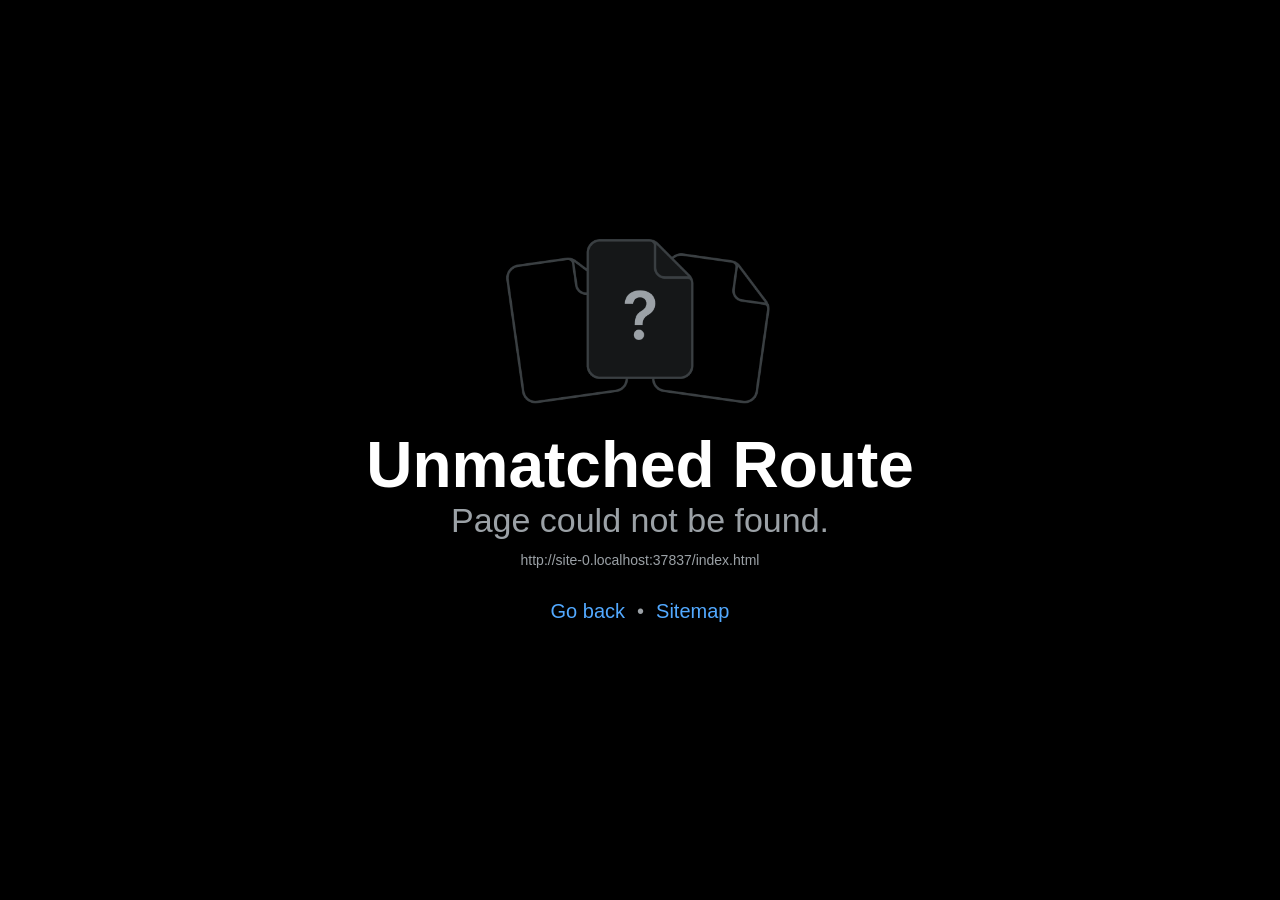
<file: index.html>
<!DOCTYPE html>
<html lang="en">
  <head>
    <meta charset="utf-8" />
    <meta httpEquiv="X-UA-Compatible" content="IE=edge" />
    <meta name="viewport" content="width=device-width, initial-scale=1, shrink-to-fit=no" />
    <title>CardPilot AI</title>
    <!-- The `react-native-web` recommended style reset: https://necolas.github.io/react-native-web/docs/setup/#root-element -->
    <style id="expo-reset">
      /* These styles make the body full-height */
      html,
      body {
        height: 100%;
      }
      /* These styles disable body scrolling if you are using <ScrollView> */
      body {
        overflow: hidden;
      }
      /* These styles make the root element full-height */
      #root {
        display: flex;
        height: 100%;
        flex: 1;
      }
    </style>
  <link rel="icon" href="/favicon.ico"/></head>

  <body>
    <!-- Use static rendering with Expo Router to support running without JavaScript. -->
    <noscript>
      You need to enable JavaScript to run this app.
    </noscript>
    <!-- The root element for your Expo app. -->
    <div id="root"></div>
  <script src="/_expo/static/js/web/entry-13131962e225b7f0b7d1bbc0be103f1e.js" defer></script>
</body>
</html>
</file>
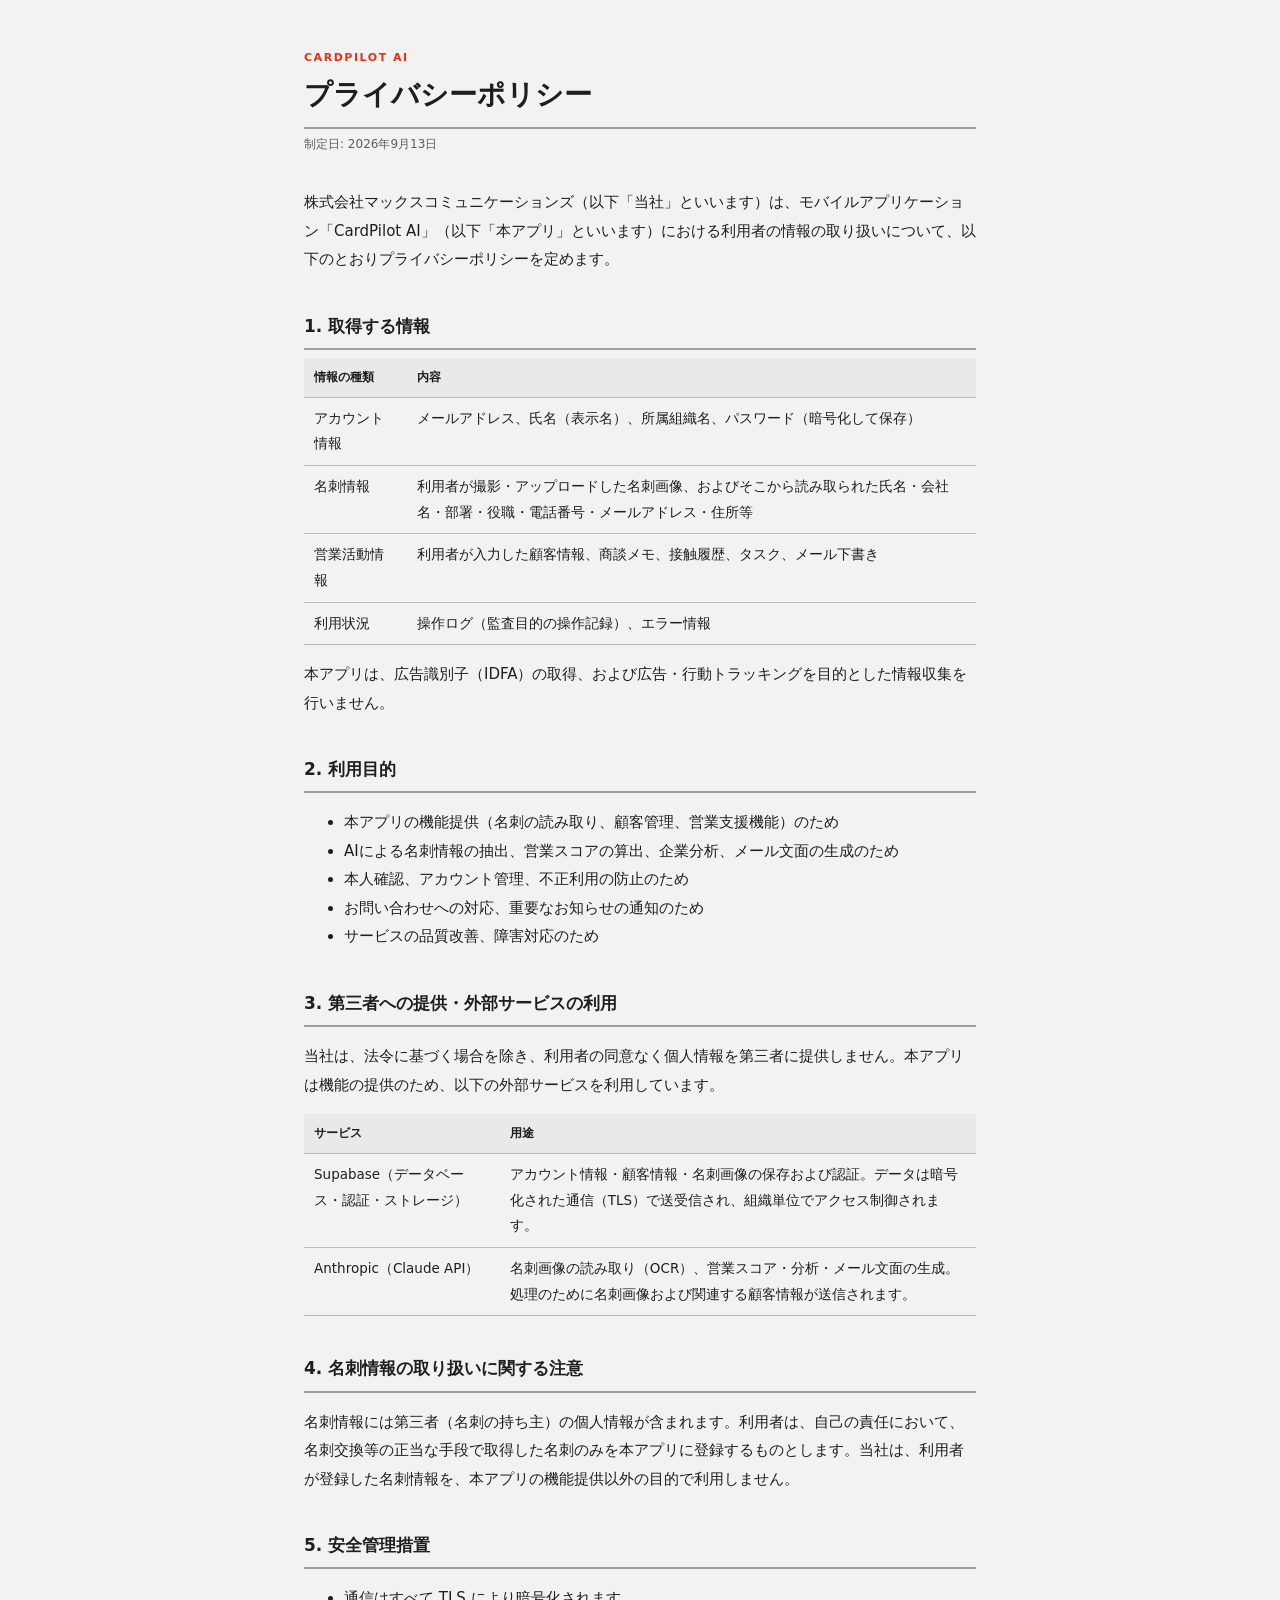
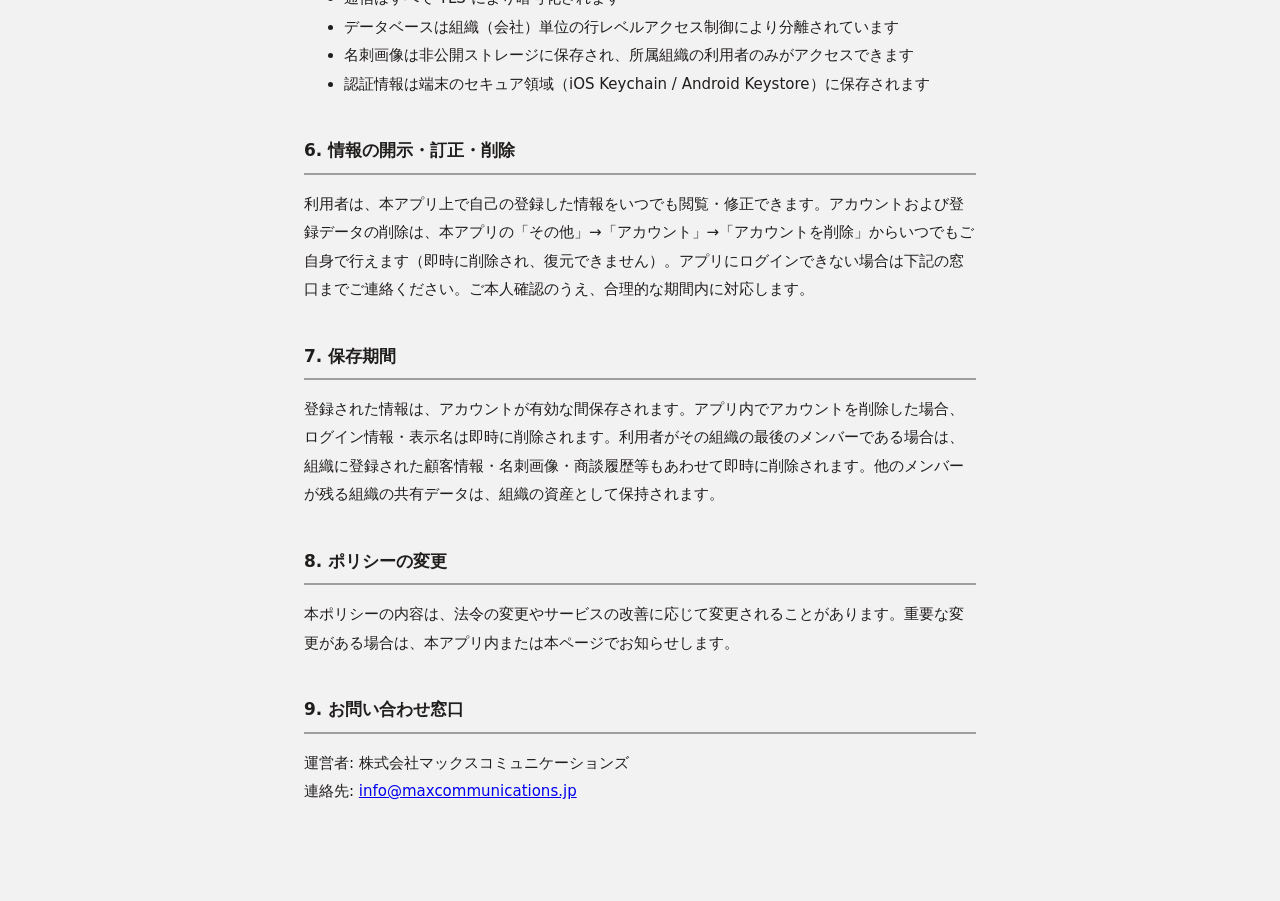
<file: legal/privacy.html>
<!DOCTYPE html>
<html lang="ja">
<head>
<meta charset="utf-8">
<meta name="viewport" content="width=device-width, initial-scale=1">
<title>プライバシーポリシー | CardPilot AI</title>
<style>
  :root { --accent:#ec3013; --ink:#201e1d; --bg:#f3f2f2; --muted:#605d5d; }
  * { box-sizing:border-box; }
  body { margin:0; background:var(--bg); color:var(--ink);
         font-family:"Hiragino Sans","Noto Sans JP",system-ui,sans-serif;
         font-size:15px; line-height:1.9; }
  main { max-width:720px; margin:0 auto; padding:48px 24px 80px; }
  .kicker { color:var(--accent); font-weight:800; font-size:11px; letter-spacing:.14em; }
  h1 { font-size:28px; line-height:1.3; margin:8px 0 4px; border-bottom:2px solid rgba(32,30,29,.4); padding-bottom:14px; }
  .date { color:var(--muted); font-size:12px; margin-bottom:32px; }
  h2 { font-size:17px; margin:36px 0 8px; border-bottom:2px solid rgba(32,30,29,.4); padding-bottom:6px; }
  table { width:100%; border-collapse:collapse; font-size:13.5px; }
  th,td { text-align:left; padding:8px 10px; border-bottom:1px solid rgba(32,30,29,.25); vertical-align:top; }
  th { background:#eae9e9; font-size:12px; white-space:nowrap; }
  .placeholder { background:#fff2ef; color:#7c1405; padding:0 4px; font-weight:700; }
</style>
</head>
<body>
<main>
  <div class="kicker">CARDPILOT AI</div>
  <h1>プライバシーポリシー</h1>
  <div class="date">制定日: 2026年9月13日</div>

  <p>株式会社マックスコミュニケーションズ（以下「当社」といいます）は、モバイルアプリケーション「CardPilot AI」（以下「本アプリ」といいます）における利用者の情報の取り扱いについて、以下のとおりプライバシーポリシーを定めます。</p>

  <h2>1. 取得する情報</h2>
  <table>
    <tr><th>情報の種類</th><th>内容</th></tr>
    <tr><td>アカウント情報</td><td>メールアドレス、氏名（表示名）、所属組織名、パスワード（暗号化して保存）</td></tr>
    <tr><td>名刺情報</td><td>利用者が撮影・アップロードした名刺画像、およびそこから読み取られた氏名・会社名・部署・役職・電話番号・メールアドレス・住所等</td></tr>
    <tr><td>営業活動情報</td><td>利用者が入力した顧客情報、商談メモ、接触履歴、タスク、メール下書き</td></tr>
    <tr><td>利用状況</td><td>操作ログ（監査目的の操作記録）、エラー情報</td></tr>
  </table>
  <p>本アプリは、広告識別子（IDFA）の取得、および広告・行動トラッキングを目的とした情報収集を行いません。</p>

  <h2>2. 利用目的</h2>
  <ul>
    <li>本アプリの機能提供（名刺の読み取り、顧客管理、営業支援機能）のため</li>
    <li>AIによる名刺情報の抽出、営業スコアの算出、企業分析、メール文面の生成のため</li>
    <li>本人確認、アカウント管理、不正利用の防止のため</li>
    <li>お問い合わせへの対応、重要なお知らせの通知のため</li>
    <li>サービスの品質改善、障害対応のため</li>
  </ul>

  <h2>3. 第三者への提供・外部サービスの利用</h2>
  <p>当社は、法令に基づく場合を除き、利用者の同意なく個人情報を第三者に提供しません。本アプリは機能の提供のため、以下の外部サービスを利用しています。</p>
  <table>
    <tr><th>サービス</th><th>用途</th></tr>
    <tr><td>Supabase（データベース・認証・ストレージ）</td><td>アカウント情報・顧客情報・名刺画像の保存および認証。データは暗号化された通信（TLS）で送受信され、組織単位でアクセス制御されます。</td></tr>
    <tr><td>Anthropic（Claude API）</td><td>名刺画像の読み取り（OCR）、営業スコア・分析・メール文面の生成。処理のために名刺画像および関連する顧客情報が送信されます。</td></tr>
  </table>

  <h2>4. 名刺情報の取り扱いに関する注意</h2>
  <p>名刺情報には第三者（名刺の持ち主）の個人情報が含まれます。利用者は、自己の責任において、名刺交換等の正当な手段で取得した名刺のみを本アプリに登録するものとします。当社は、利用者が登録した名刺情報を、本アプリの機能提供以外の目的で利用しません。</p>

  <h2>5. 安全管理措置</h2>
  <ul>
    <li>通信はすべて TLS により暗号化されます</li>
    <li>データベースは組織（会社）単位の行レベルアクセス制御により分離されています</li>
    <li>名刺画像は非公開ストレージに保存され、所属組織の利用者のみがアクセスできます</li>
    <li>認証情報は端末のセキュア領域（iOS Keychain / Android Keystore）に保存されます</li>
  </ul>

  <h2>6. 情報の開示・訂正・削除</h2>
  <p>利用者は、本アプリ上で自己の登録した情報をいつでも閲覧・修正できます。アカウントおよび登録データの削除は、本アプリの「その他」→「アカウント」→「アカウントを削除」からいつでもご自身で行えます（即時に削除され、復元できません）。アプリにログインできない場合は下記の窓口までご連絡ください。ご本人確認のうえ、合理的な期間内に対応します。</p>

  <h2>7. 保存期間</h2>
  <p>登録された情報は、アカウントが有効な間保存されます。アプリ内でアカウントを削除した場合、ログイン情報・表示名は即時に削除されます。利用者がその組織の最後のメンバーである場合は、組織に登録された顧客情報・名刺画像・商談履歴等もあわせて即時に削除されます。他のメンバーが残る組織の共有データは、組織の資産として保持されます。</p>

  <h2>8. ポリシーの変更</h2>
  <p>本ポリシーの内容は、法令の変更やサービスの改善に応じて変更されることがあります。重要な変更がある場合は、本アプリ内または本ページでお知らせします。</p>

  <h2>9. お問い合わせ窓口</h2>
  <p>
    運営者: 株式会社マックスコミュニケーションズ<br>
    連絡先: <a href="mailto:info@maxcommunications.jp">info@maxcommunications.jp</a>
  </p>
</main>
</body>
</html>
</file>
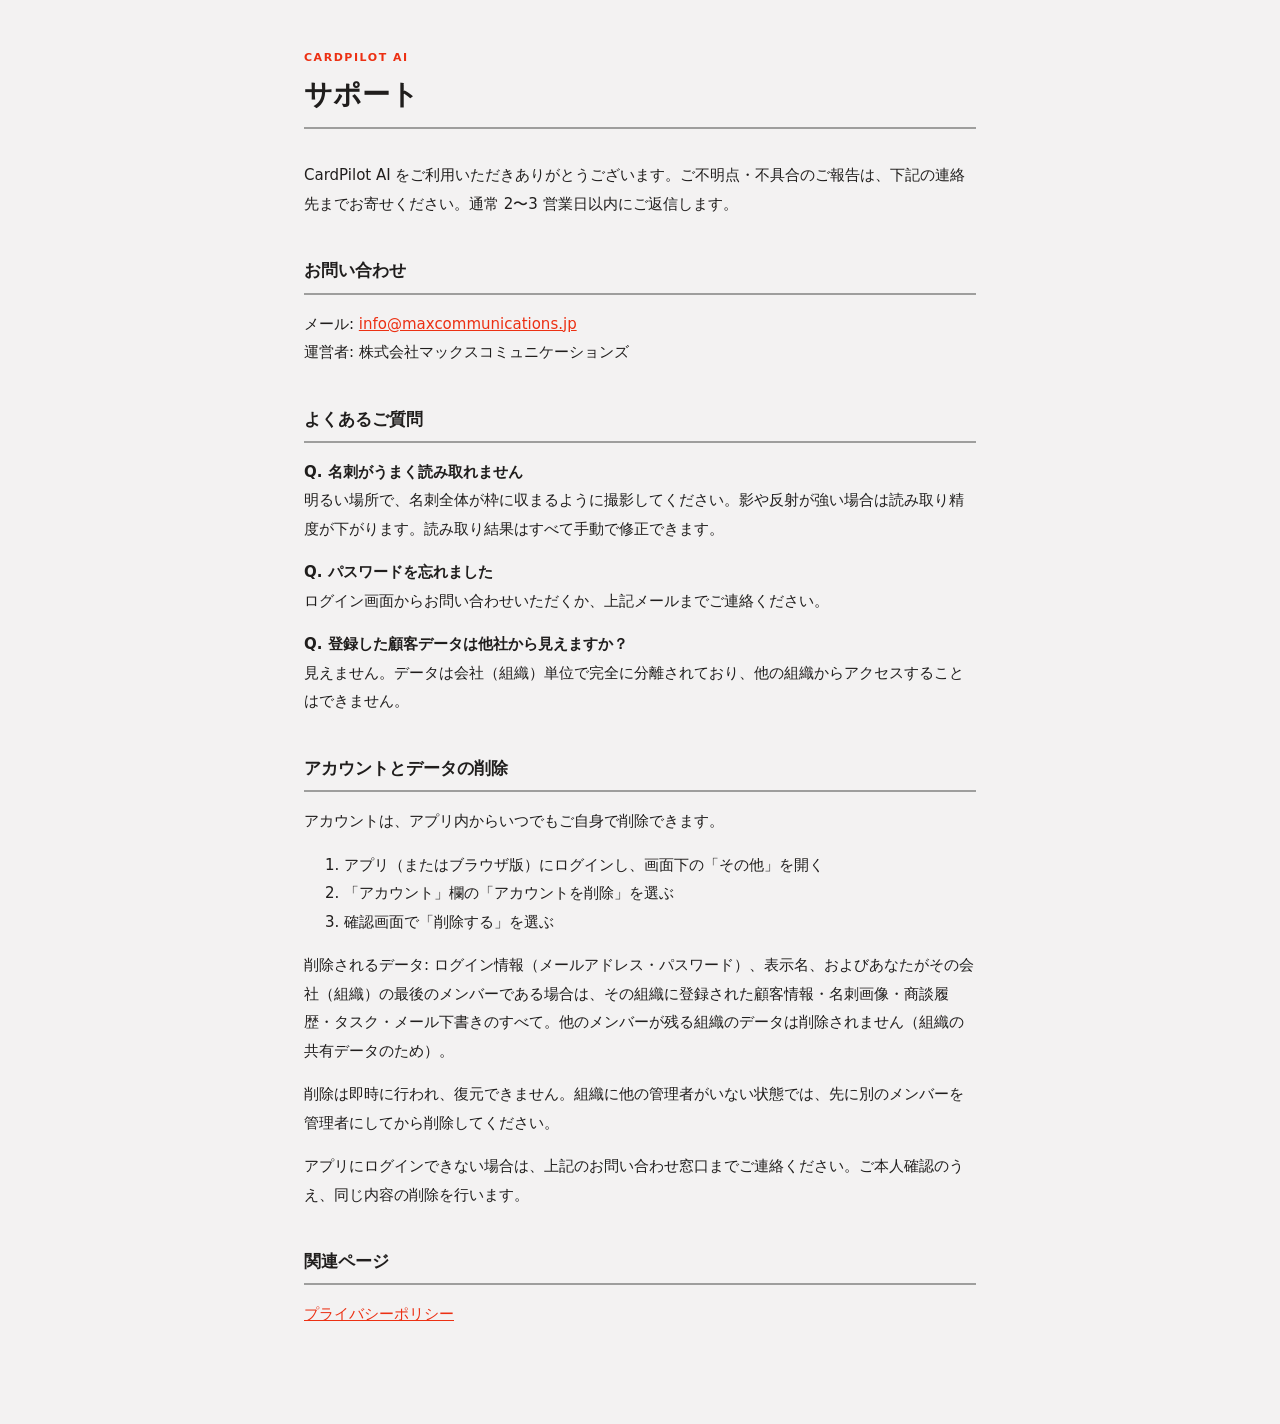
<file: legal/support.html>
<!DOCTYPE html>
<html lang="ja">
<head>
<meta charset="utf-8">
<meta name="viewport" content="width=device-width, initial-scale=1">
<title>サポート | CardPilot AI</title>
<style>
  :root { --accent:#ec3013; --ink:#201e1d; --bg:#f3f2f2; --muted:#605d5d; }
  * { box-sizing:border-box; }
  body { margin:0; background:var(--bg); color:var(--ink);
         font-family:"Hiragino Sans","Noto Sans JP",system-ui,sans-serif;
         font-size:15px; line-height:1.9; }
  main { max-width:720px; margin:0 auto; padding:48px 24px 80px; }
  .kicker { color:var(--accent); font-weight:800; font-size:11px; letter-spacing:.14em; }
  h1 { font-size:28px; line-height:1.3; margin:8px 0 32px; border-bottom:2px solid rgba(32,30,29,.4); padding-bottom:14px; }
  h2 { font-size:17px; margin:36px 0 8px; border-bottom:2px solid rgba(32,30,29,.4); padding-bottom:6px; }
  .placeholder { background:#fff2ef; color:#7c1405; padding:0 4px; font-weight:700; }
  a { color:var(--accent); }
</style>
</head>
<body>
<main>
  <div class="kicker">CARDPILOT AI</div>
  <h1>サポート</h1>

  <p>CardPilot AI をご利用いただきありがとうございます。ご不明点・不具合のご報告は、下記の連絡先までお寄せください。通常 2〜3 営業日以内にご返信します。</p>

  <h2>お問い合わせ</h2>
  <p>
    メール: <a href="mailto:info@maxcommunications.jp">info@maxcommunications.jp</a><br>
    運営者: 株式会社マックスコミュニケーションズ
  </p>

  <h2>よくあるご質問</h2>

  <p><strong>Q. 名刺がうまく読み取れません</strong><br>
  明るい場所で、名刺全体が枠に収まるように撮影してください。影や反射が強い場合は読み取り精度が下がります。読み取り結果はすべて手動で修正できます。</p>

  <p><strong>Q. パスワードを忘れました</strong><br>
  ログイン画面からお問い合わせいただくか、上記メールまでご連絡ください。</p>

  <p><strong>Q. 登録した顧客データは他社から見えますか？</strong><br>
  見えません。データは会社（組織）単位で完全に分離されており、他の組織からアクセスすることはできません。</p>

  <h2 id="delete">アカウントとデータの削除</h2>
  <p>アカウントは、アプリ内からいつでもご自身で削除できます。</p>
  <ol>
    <li>アプリ（またはブラウザ版）にログインし、画面下の「その他」を開く</li>
    <li>「アカウント」欄の「アカウントを削除」を選ぶ</li>
    <li>確認画面で「削除する」を選ぶ</li>
  </ol>
  <p>削除されるデータ: ログイン情報（メールアドレス・パスワード）、表示名、およびあなたがその会社（組織）の最後のメンバーである場合は、その組織に登録された顧客情報・名刺画像・商談履歴・タスク・メール下書きのすべて。他のメンバーが残る組織のデータは削除されません（組織の共有データのため）。</p>
  <p>削除は即時に行われ、復元できません。組織に他の管理者がいない状態では、先に別のメンバーを管理者にしてから削除してください。</p>
  <p>アプリにログインできない場合は、上記のお問い合わせ窓口までご連絡ください。ご本人確認のうえ、同じ内容の削除を行います。</p>

  <h2>関連ページ</h2>
  <p><a href="./privacy.html">プライバシーポリシー</a></p>
</main>
</body>
</html>
</file>
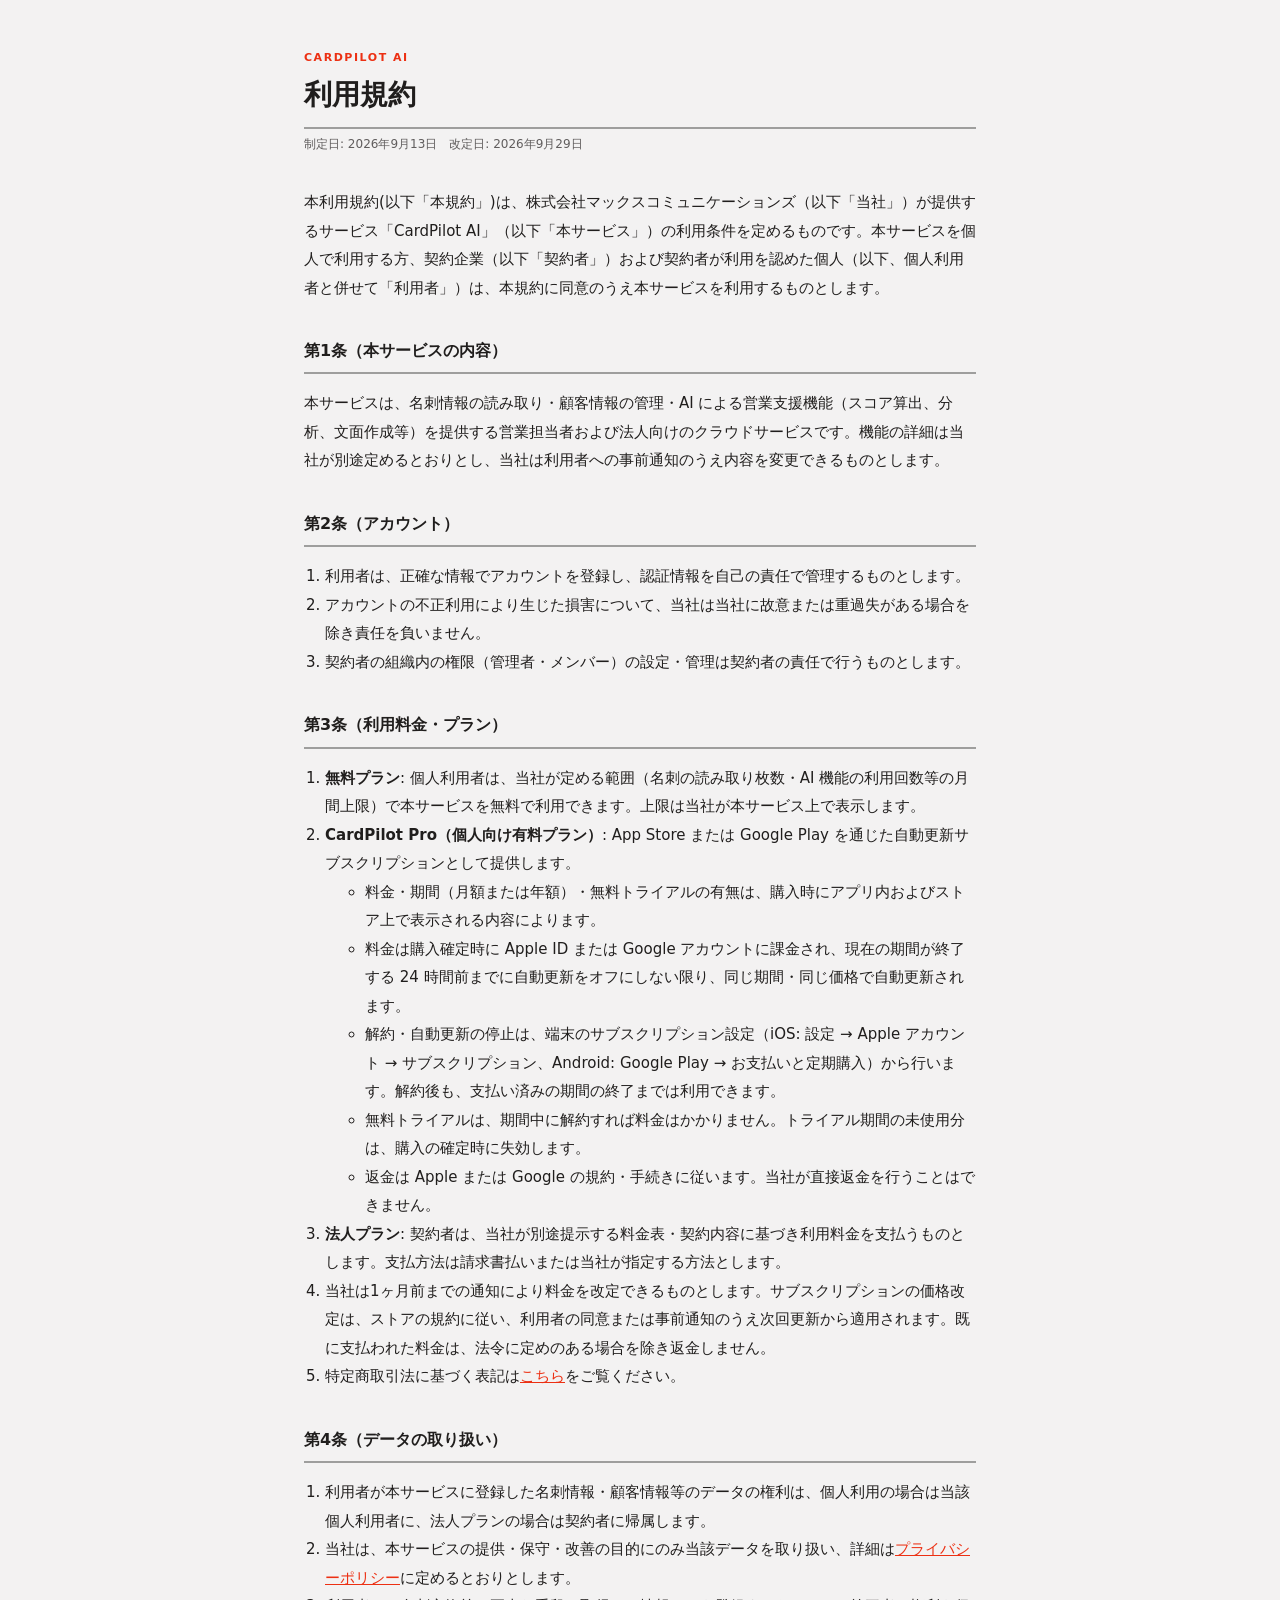
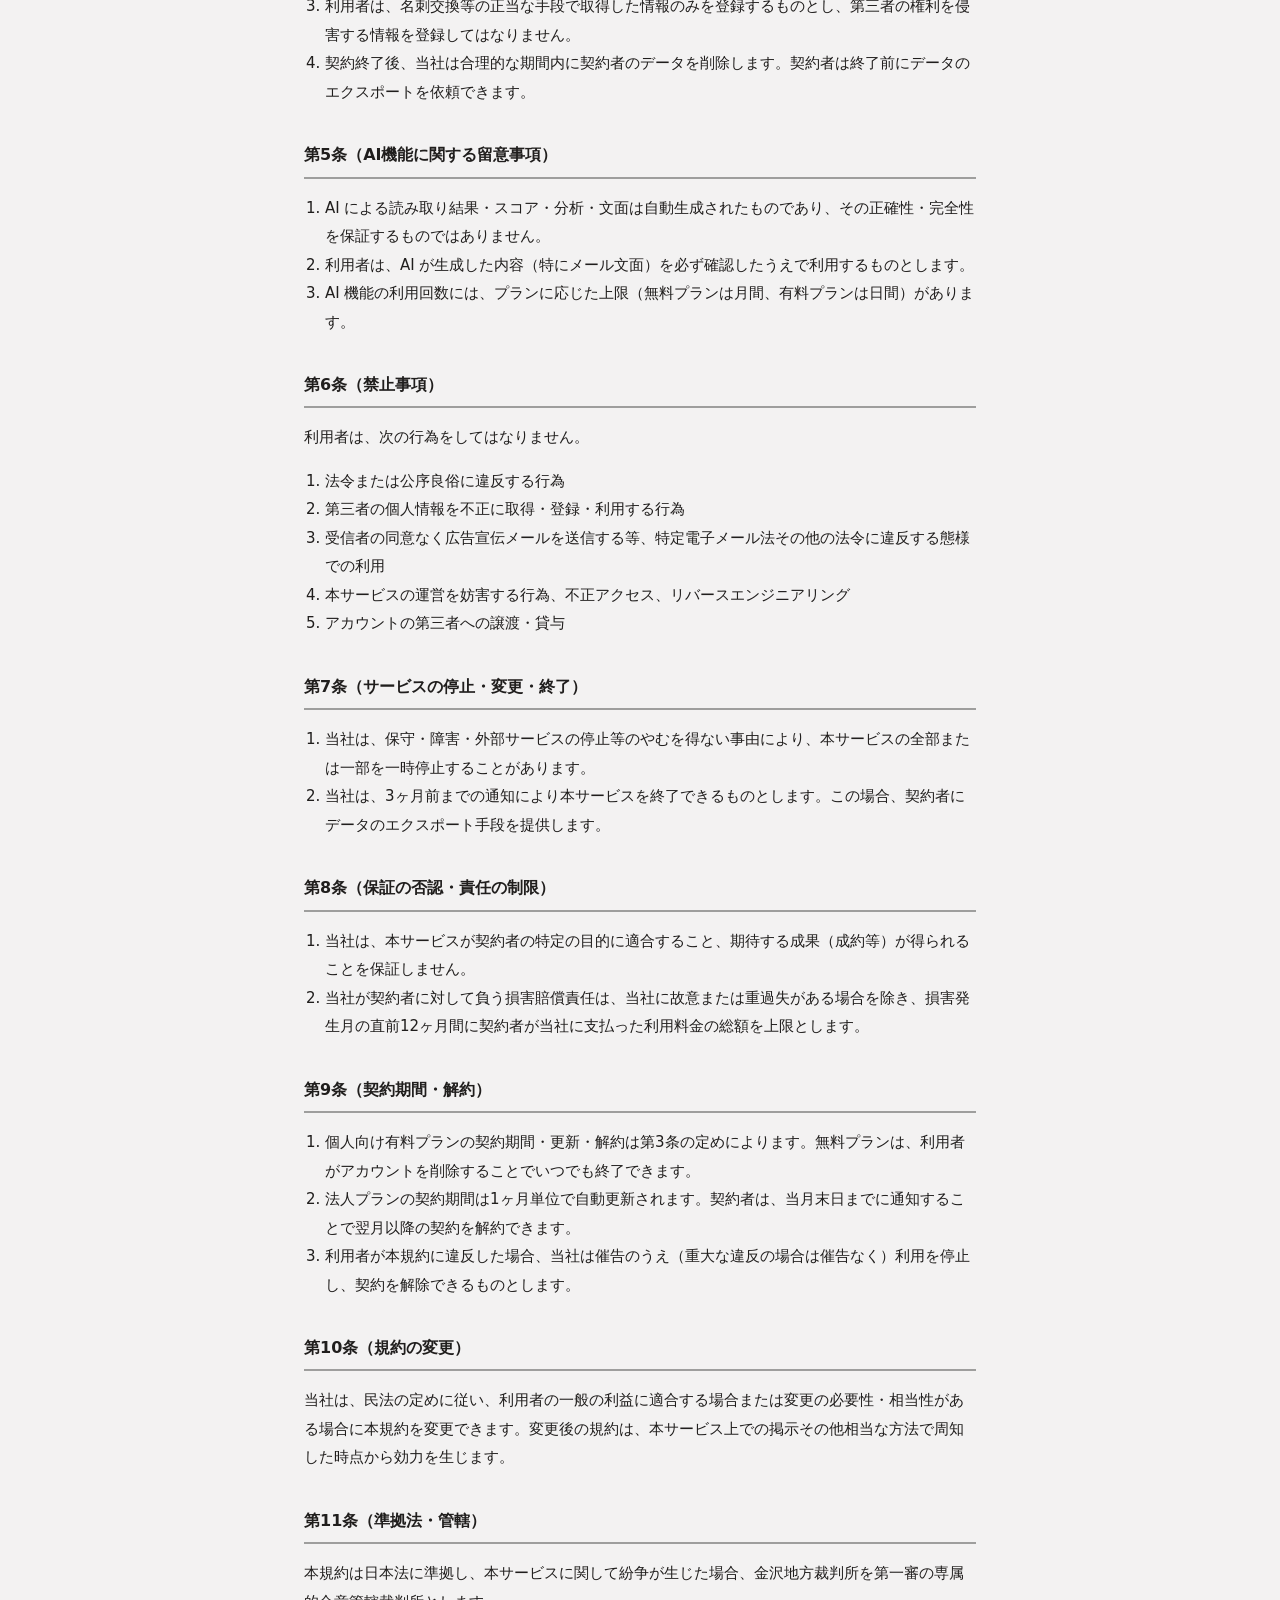
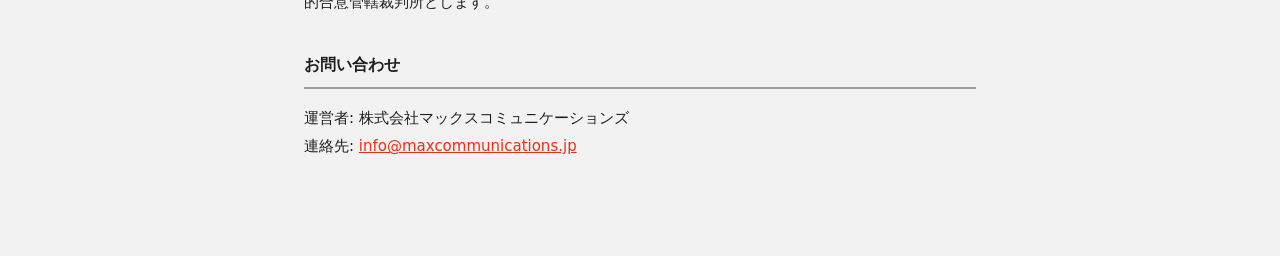
<file: legal/terms.html>
<!DOCTYPE html>
<html lang="ja">
<head>
<meta charset="utf-8">
<meta name="viewport" content="width=device-width, initial-scale=1">
<title>利用規約 | CardPilot AI</title>
<style>
  :root { --accent:#ec3013; --ink:#201e1d; --bg:#f3f2f2; --muted:#605d5d; }
  * { box-sizing:border-box; }
  body { margin:0; background:var(--bg); color:var(--ink);
         font-family:"Hiragino Sans","Noto Sans JP",system-ui,sans-serif;
         font-size:15px; line-height:1.9; }
  main { max-width:720px; margin:0 auto; padding:48px 24px 80px; }
  .kicker { color:var(--accent); font-weight:800; font-size:11px; letter-spacing:.14em; }
  h1 { font-size:28px; line-height:1.3; margin:8px 0 4px; border-bottom:2px solid rgba(32,30,29,.4); padding-bottom:14px; }
  .date { color:var(--muted); font-size:12px; margin-bottom:32px; }
  h2 { font-size:16px; margin:34px 0 8px; border-bottom:2px solid rgba(32,30,29,.4); padding-bottom:6px; }
  ol { padding-left:1.4em; }
  .placeholder { background:#fff2ef; color:#7c1405; padding:0 4px; font-weight:700; }
  a { color:var(--accent); }
</style>
</head>
<body>
<main>
  <div class="kicker">CARDPILOT AI</div>
  <h1>利用規約</h1>
  <div class="date">制定日: 2026年9月13日　改定日: 2026年9月29日</div>

  <p>本利用規約(以下「本規約」)は、株式会社マックスコミュニケーションズ（以下「当社」）が提供するサービス「CardPilot AI」（以下「本サービス」）の利用条件を定めるものです。本サービスを個人で利用する方、契約企業（以下「契約者」）および契約者が利用を認めた個人（以下、個人利用者と併せて「利用者」）は、本規約に同意のうえ本サービスを利用するものとします。</p>

  <h2>第1条（本サービスの内容）</h2>
  <p>本サービスは、名刺情報の読み取り・顧客情報の管理・AI による営業支援機能（スコア算出、分析、文面作成等）を提供する営業担当者および法人向けのクラウドサービスです。機能の詳細は当社が別途定めるとおりとし、当社は利用者への事前通知のうえ内容を変更できるものとします。</p>

  <h2>第2条（アカウント）</h2>
  <ol>
    <li>利用者は、正確な情報でアカウントを登録し、認証情報を自己の責任で管理するものとします。</li>
    <li>アカウントの不正利用により生じた損害について、当社は当社に故意または重過失がある場合を除き責任を負いません。</li>
    <li>契約者の組織内の権限（管理者・メンバー）の設定・管理は契約者の責任で行うものとします。</li>
  </ol>

  <h2>第3条（利用料金・プラン）</h2>
  <ol>
    <li><strong>無料プラン</strong>: 個人利用者は、当社が定める範囲（名刺の読み取り枚数・AI 機能の利用回数等の月間上限）で本サービスを無料で利用できます。上限は当社が本サービス上で表示します。</li>
    <li><strong>CardPilot Pro（個人向け有料プラン）</strong>: App Store または Google Play を通じた自動更新サブスクリプションとして提供します。
      <ul>
        <li>料金・期間（月額または年額）・無料トライアルの有無は、購入時にアプリ内およびストア上で表示される内容によります。</li>
        <li>料金は購入確定時に Apple ID または Google アカウントに課金され、現在の期間が終了する 24 時間前までに自動更新をオフにしない限り、同じ期間・同じ価格で自動更新されます。</li>
        <li>解約・自動更新の停止は、端末のサブスクリプション設定（iOS: 設定 → Apple アカウント → サブスクリプション、Android: Google Play → お支払いと定期購入）から行います。解約後も、支払い済みの期間の終了までは利用できます。</li>
        <li>無料トライアルは、期間中に解約すれば料金はかかりません。トライアル期間の未使用分は、購入の確定時に失効します。</li>
        <li>返金は Apple または Google の規約・手続きに従います。当社が直接返金を行うことはできません。</li>
      </ul>
    </li>
    <li><strong>法人プラン</strong>: 契約者は、当社が別途提示する料金表・契約内容に基づき利用料金を支払うものとします。支払方法は請求書払いまたは当社が指定する方法とします。</li>
    <li>当社は1ヶ月前までの通知により料金を改定できるものとします。サブスクリプションの価格改定は、ストアの規約に従い、利用者の同意または事前通知のうえ次回更新から適用されます。既に支払われた料金は、法令に定めのある場合を除き返金しません。</li>
    <li>特定商取引法に基づく表記は<a href="./tokushoho.html">こちら</a>をご覧ください。</li>
  </ol>

  <h2>第4条（データの取り扱い）</h2>
  <ol>
    <li>利用者が本サービスに登録した名刺情報・顧客情報等のデータの権利は、個人利用の場合は当該個人利用者に、法人プランの場合は契約者に帰属します。</li>
    <li>当社は、本サービスの提供・保守・改善の目的にのみ当該データを取り扱い、詳細は<a href="./privacy.html">プライバシーポリシー</a>に定めるとおりとします。</li>
    <li>利用者は、名刺交換等の正当な手段で取得した情報のみを登録するものとし、第三者の権利を侵害する情報を登録してはなりません。</li>
    <li>契約終了後、当社は合理的な期間内に契約者のデータを削除します。契約者は終了前にデータのエクスポートを依頼できます。</li>
  </ol>

  <h2>第5条（AI機能に関する留意事項）</h2>
  <ol>
    <li>AI による読み取り結果・スコア・分析・文面は自動生成されたものであり、その正確性・完全性を保証するものではありません。</li>
    <li>利用者は、AI が生成した内容（特にメール文面）を必ず確認したうえで利用するものとします。</li>
    <li>AI 機能の利用回数には、プランに応じた上限（無料プランは月間、有料プランは日間）があります。</li>
  </ol>

  <h2>第6条（禁止事項）</h2>
  <p>利用者は、次の行為をしてはなりません。</p>
  <ol>
    <li>法令または公序良俗に違反する行為</li>
    <li>第三者の個人情報を不正に取得・登録・利用する行為</li>
    <li>受信者の同意なく広告宣伝メールを送信する等、特定電子メール法その他の法令に違反する態様での利用</li>
    <li>本サービスの運営を妨害する行為、不正アクセス、リバースエンジニアリング</li>
    <li>アカウントの第三者への譲渡・貸与</li>
  </ol>

  <h2>第7条（サービスの停止・変更・終了）</h2>
  <ol>
    <li>当社は、保守・障害・外部サービスの停止等のやむを得ない事由により、本サービスの全部または一部を一時停止することがあります。</li>
    <li>当社は、3ヶ月前までの通知により本サービスを終了できるものとします。この場合、契約者にデータのエクスポート手段を提供します。</li>
  </ol>

  <h2>第8条（保証の否認・責任の制限）</h2>
  <ol>
    <li>当社は、本サービスが契約者の特定の目的に適合すること、期待する成果（成約等）が得られることを保証しません。</li>
    <li>当社が契約者に対して負う損害賠償責任は、当社に故意または重過失がある場合を除き、損害発生月の直前12ヶ月間に契約者が当社に支払った利用料金の総額を上限とします。</li>
  </ol>

  <h2>第9条（契約期間・解約）</h2>
  <ol>
    <li>個人向け有料プランの契約期間・更新・解約は第3条の定めによります。無料プランは、利用者がアカウントを削除することでいつでも終了できます。</li>
    <li>法人プランの契約期間は1ヶ月単位で自動更新されます。契約者は、当月末日までに通知することで翌月以降の契約を解約できます。</li>
    <li>利用者が本規約に違反した場合、当社は催告のうえ（重大な違反の場合は催告なく）利用を停止し、契約を解除できるものとします。</li>
  </ol>

  <h2>第10条（規約の変更）</h2>
  <p>当社は、民法の定めに従い、利用者の一般の利益に適合する場合または変更の必要性・相当性がある場合に本規約を変更できます。変更後の規約は、本サービス上での掲示その他相当な方法で周知した時点から効力を生じます。</p>

  <h2>第11条（準拠法・管轄）</h2>
  <p>本規約は日本法に準拠し、本サービスに関して紛争が生じた場合、金沢地方裁判所を第一審の専属的合意管轄裁判所とします。</p>

  <h2>お問い合わせ</h2>
  <p>運営者: 株式会社マックスコミュニケーションズ<br>連絡先: <a href="mailto:info@maxcommunications.jp">info@maxcommunications.jp</a></p>
</main>
</body>
</html>
</file>
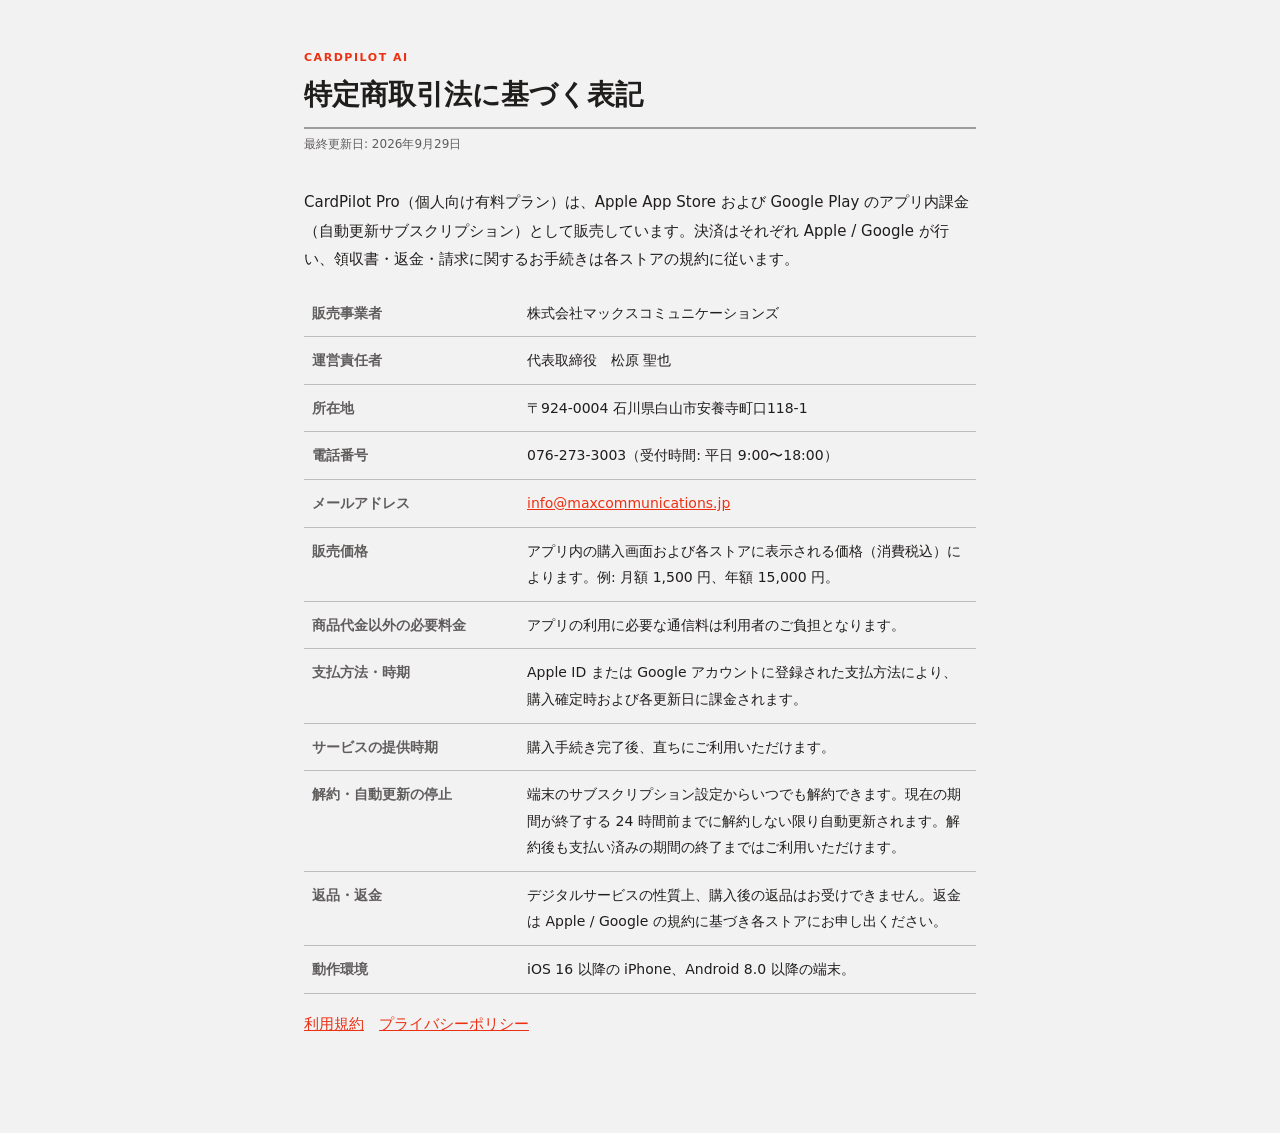
<file: legal/tokushoho.html>
<!DOCTYPE html>
<html lang="ja">
<head>
<meta charset="utf-8">
<meta name="viewport" content="width=device-width, initial-scale=1">
<title>特定商取引法に基づく表記 | CardPilot AI</title>
<style>
  :root { --accent:#ec3013; --ink:#201e1d; --bg:#f3f2f2; --muted:#605d5d; }
  * { box-sizing:border-box; }
  body { margin:0; background:var(--bg); color:var(--ink);
         font-family:"Hiragino Sans","Noto Sans JP",system-ui,sans-serif;
         font-size:15px; line-height:1.9; }
  main { max-width:720px; margin:0 auto; padding:48px 24px 80px; }
  .kicker { color:var(--accent); font-weight:800; font-size:11px; letter-spacing:.14em; }
  h1 { font-size:28px; line-height:1.3; margin:8px 0 4px; border-bottom:2px solid rgba(32,30,29,.4); padding-bottom:14px; }
  .date { color:var(--muted); font-size:12px; margin-bottom:32px; }
  h2 { font-size:16px; margin:34px 0 8px; border-bottom:2px solid rgba(32,30,29,.4); padding-bottom:6px; }
  ol { padding-left:1.4em; }
  .placeholder { background:#fff2ef; color:#7c1405; padding:0 4px; font-weight:700; }
  a { color:var(--accent); }
  table { width:100%; border-collapse:collapse; margin:16px 0; font-size:14px; }
  th, td { text-align:left; vertical-align:top; padding:10px 8px; border-bottom:1px solid rgba(32,30,29,.25); }
  th { width:32%; font-weight:700; color:var(--muted); white-space:nowrap; }
</style>
</head>
<body>
<main>
  <div class="kicker">CARDPILOT AI</div>
  <h1>特定商取引法に基づく表記</h1>
  <div class="date">最終更新日: 2026年9月29日</div>

  <p>CardPilot Pro（個人向け有料プラン）は、Apple App Store および Google Play のアプリ内課金（自動更新サブスクリプション）として販売しています。決済はそれぞれ Apple / Google が行い、領収書・返金・請求に関するお手続きは各ストアの規約に従います。</p>

  <table>
    <tr><th>販売事業者</th><td>株式会社マックスコミュニケーションズ</td></tr>
    <tr><th>運営責任者</th><td>代表取締役　松原 聖也</td></tr>
    <tr><th>所在地</th><td>〒924-0004 石川県白山市安養寺町口118-1</td></tr>
    <tr><th>電話番号</th><td>076-273-3003（受付時間: 平日 9:00〜18:00）</td></tr>
    <tr><th>メールアドレス</th><td><a href="mailto:info@maxcommunications.jp">info@maxcommunications.jp</a></td></tr>
    <tr><th>販売価格</th><td>アプリ内の購入画面および各ストアに表示される価格（消費税込）によります。例: 月額 1,500 円、年額 15,000 円。</td></tr>
    <tr><th>商品代金以外の必要料金</th><td>アプリの利用に必要な通信料は利用者のご負担となります。</td></tr>
    <tr><th>支払方法・時期</th><td>Apple ID または Google アカウントに登録された支払方法により、購入確定時および各更新日に課金されます。</td></tr>
    <tr><th>サービスの提供時期</th><td>購入手続き完了後、直ちにご利用いただけます。</td></tr>
    <tr><th>解約・自動更新の停止</th><td>端末のサブスクリプション設定からいつでも解約できます。現在の期間が終了する 24 時間前までに解約しない限り自動更新されます。解約後も支払い済みの期間の終了まではご利用いただけます。</td></tr>
    <tr><th>返品・返金</th><td>デジタルサービスの性質上、購入後の返品はお受けできません。返金は Apple / Google の規約に基づき各ストアにお申し出ください。</td></tr>
    <tr><th>動作環境</th><td>iOS 16 以降の iPhone、Android 8.0 以降の端末。</td></tr>
  </table>

  <p><a href="./terms.html">利用規約</a>　<a href="./privacy.html">プライバシーポリシー</a></p>
</main>
</body>
</html>
</file>
